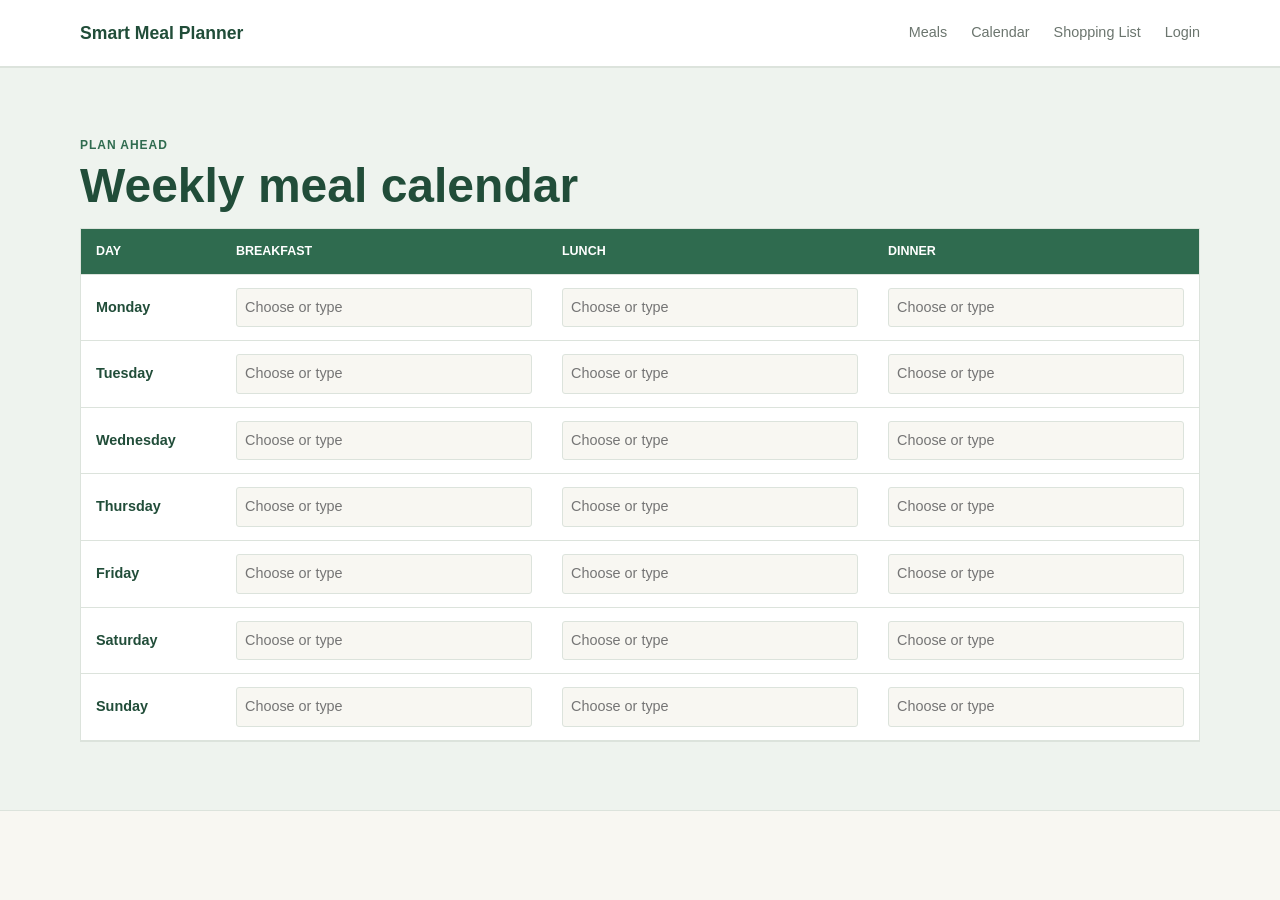
<file: calendar.html>
<!DOCTYPE html>
<html lang="en">
<head><meta charset="UTF-8"><meta name="viewport" content="width=device-width, initial-scale=1.0"><title>Calendar | Smart Meal Planner</title><link rel="stylesheet" href="style.css"></head>
<body><header class="site-header"><div class="container nav-wrap"><a class="brand" href="index.html">Smart Meal Planner</a><nav><a href="index.html#meals">Meals</a><a href="calendar.html">Calendar</a><a href="index.html#shopping">Shopping List</a><a href="login.html">Login</a></nav></div></header><main class="section alternate-section"><div class="container"><p class="eyebrow">Plan ahead</p><h1>Weekly meal calendar</h1><div class="table-wrap"><table><thead><tr><th>Day</th><th>Breakfast</th><th>Lunch</th><th>Dinner</th></tr></thead><tbody id="calendar-body"></tbody></table></div></div></main><script src="script.js"></script></body>
</html>
</file>
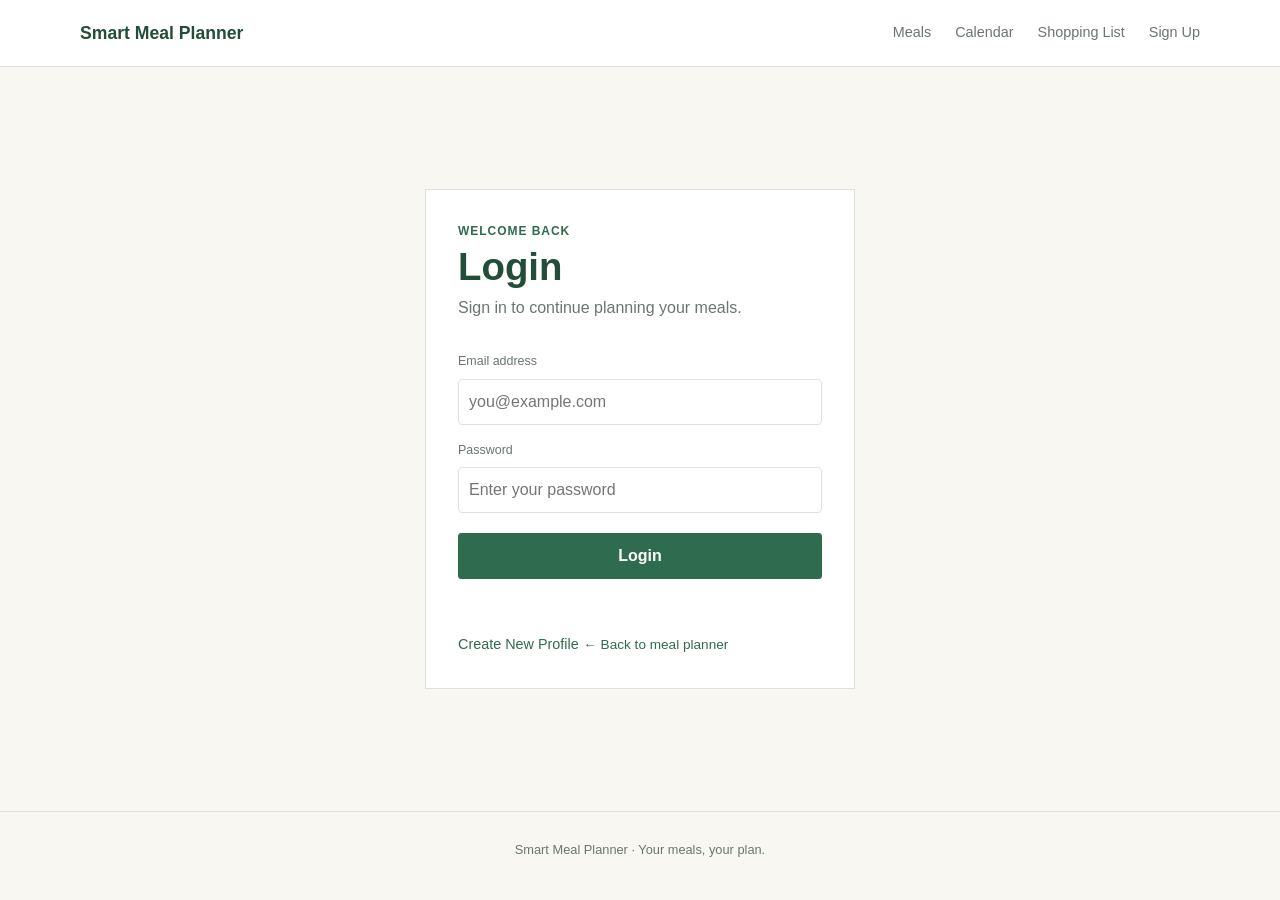
<file: login.html>
<!DOCTYPE html>
<html lang="en">
<head>
  <meta charset="UTF-8">
  <meta name="viewport" content="width=device-width, initial-scale=1.0">
  <title>Login | Smart Meal Planner</title>
  <link rel="stylesheet" href="style.css">
</head>
<body class="login-page">
  <header class="site-header">
    <div class="container nav-wrap">
      <a class="brand" href="index.html">Smart Meal Planner</a>
      <nav aria-label="Main navigation">
        <a href="index.html#meals">Meals</a>
        <a href="index.html#calendar">Calendar</a>
        <a href="index.html#shopping">Shopping List</a>
        <a href="signup.html">Sign Up</a>
      </nav>
    </div>
  </header>

  <main class="login-main">
    <section class="login-card" aria-labelledby="login-title">
      <p class="eyebrow">Welcome back</p>
      <h1 id="login-title">Login</h1>
      <p class="hero-text">Sign in to continue planning your meals.</p>
      <form id="login-form" class="login-form">
        <label for="email">Email address</label>
        <input id="email" name="email" type="email" placeholder="you@example.com" autocomplete="email" required>
        <label for="password">Password</label>
        <input id="password" name="password" type="password" placeholder="Enter your password" minlength="4" autocomplete="current-password" required>
        <button class="button primary-button" type="submit">Login</button>
      </form>
      <p id="login-message" class="login-message" role="alert"></p>
      <a class="profile-link" href="signup.html">Create New Profile</a>
      <a class="back-link" href="index.html">&larr; Back to meal planner</a>
    </section>
  </main>

  <footer class="site-footer"><p>Smart Meal Planner &middot; Your meals, your plan.</p></footer>
  <script src="login.js"></script>
</body>
</html>
</file>
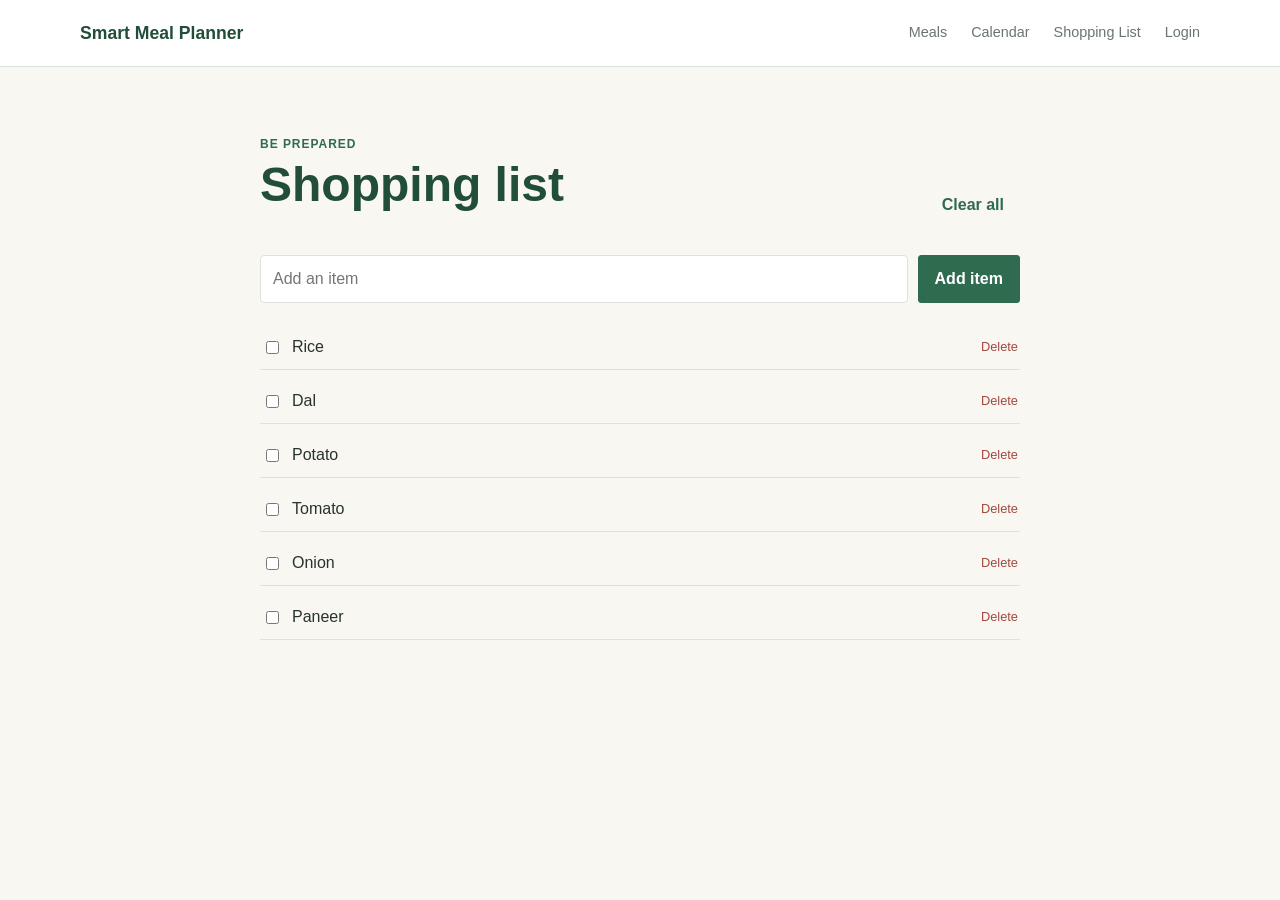
<file: shopping.html>
<!DOCTYPE html>
<html lang="en">
<head><meta charset="UTF-8"><meta name="viewport" content="width=device-width, initial-scale=1.0"><title>Shopping List | Smart Meal Planner</title><link rel="stylesheet" href="style.css"></head>
<body><header class="site-header"><div class="container nav-wrap"><a class="brand" href="index.html">Smart Meal Planner</a><nav><a href="index.html#meals">Meals</a><a href="index.html#calendar">Calendar</a><a href="shopping.html">Shopping List</a><a href="login.html">Login</a></nav></div></header><main class="section container shopping-section"><div class="section-heading"><div><p class="eyebrow">Be prepared</p><h1>Shopping list</h1></div><button id="clear-shopping" class="button text-button" type="button">Clear all</button></div><form id="shopping-form" class="shopping-form"><label class="sr-only" for="shopping-input">Item</label><input id="shopping-input" required placeholder="Add an item"><button class="button primary-button">Add item</button></form><ul id="shopping-list" class="shopping-list"></ul></main><script src="script.js"></script></body>
</html>
</file>
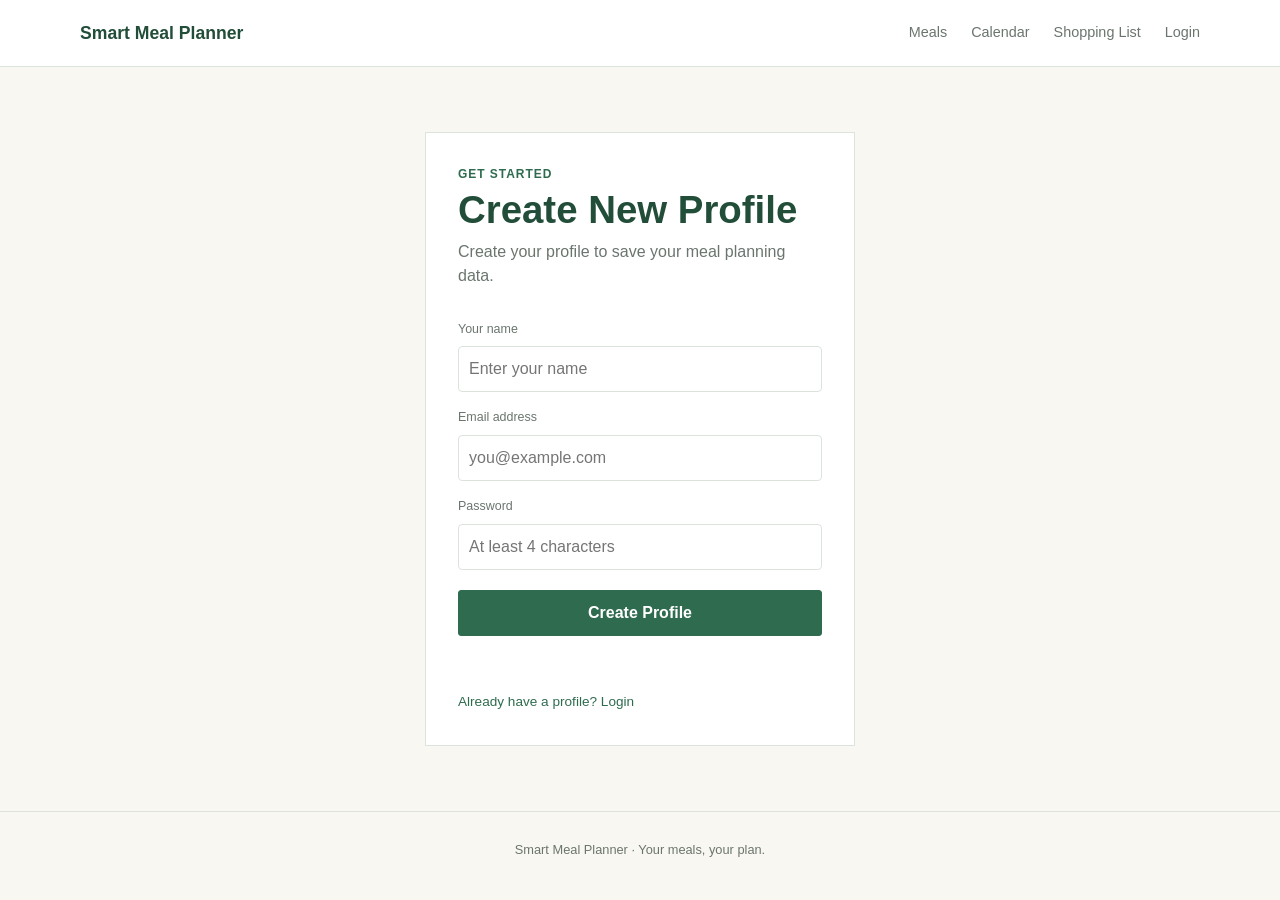
<file: signup.html>
<!DOCTYPE html>
<html lang="en">
<head>
  <meta charset="UTF-8">
  <meta name="viewport" content="width=device-width, initial-scale=1.0">
  <title>Sign Up | Smart Meal Planner</title>
  <link rel="stylesheet" href="style.css">
</head>
<body class="login-page">
  <header class="site-header">
    <div class="container nav-wrap">
      <a class="brand" href="index.html">Smart Meal Planner</a>
      <nav aria-label="Main navigation">
        <a href="index.html#meals">Meals</a>
        <a href="index.html#calendar">Calendar</a>
        <a href="index.html#shopping">Shopping List</a>
        <a href="login.html">Login</a>
      </nav>
    </div>
  </header>

  <main class="login-main">
    <section class="login-card" aria-labelledby="signup-title">
      <p class="eyebrow">Get started</p>
      <h1 id="signup-title">Create New Profile</h1>
      <p class="hero-text">Create your profile to save your meal planning data.</p>
      <form id="register-form" class="login-form">
        <label for="profile-name">Your name</label>
        <input id="profile-name" type="text" placeholder="Enter your name" required>
        <label for="profile-email">Email address</label>
        <input id="profile-email" type="email" placeholder="you@example.com" required>
        <label for="profile-password">Password</label>
        <input id="profile-password" type="password" placeholder="At least 4 characters" minlength="4" required>
        <button class="button primary-button" type="submit">Create Profile</button>
      </form>
      <p id="login-message" class="login-message" role="alert"></p>
      <a class="back-link" href="login.html">Already have a profile? Login</a>
    </section>
  </main>

  <footer class="site-footer"><p>Smart Meal Planner &middot; Your meals, your plan.</p></footer>
  <script src="script.js"></script>
</body>
</html>
</file>
<file: style.css>
/* One simple stylesheet for the planner and login page */
* { box-sizing: border-box; }
body { margin: 0; background: #f8f7f2; color: #27332c; font-family: Arial, sans-serif; line-height: 1.5; }
button, input, select { font: inherit; }
a { color: inherit; }
.container { width: 90%; max-width: 1120px; margin: 0 auto; }
.site-header { border-bottom: 1px solid #dce3dc; background: #fff; }
.nav-wrap { display: flex; min-height: 66px; align-items: center; justify-content: space-between; gap: 24px; }
.brand { color: #214d39; font-size: 1.1rem; font-weight: bold; text-decoration: none; }
nav { display: flex; gap: 24px; font-size: .9rem; }
nav a { color: #6b756e; text-decoration: none; }
nav a:hover { color: #2f6b4f; }
.button { border: 1px solid #2f6b4f; border-radius: 3px; cursor: pointer; padding: 10px 16px; font-weight: bold; }
.button:focus-visible, input:focus-visible, select:focus-visible, .category-button:focus-visible { outline: 3px solid #a7cfb1; outline-offset: 2px; }
.primary-button { background: #2f6b4f; color: #fff; }
.primary-button:hover { background: #214d39; }
.secondary-button { border-color: #dce3dc; background: #e6f1e8; color: #214d39; }
.text-button { border: 0; background: transparent; color: #2f6b4f; }
h1, h2, h3, p { margin-top: 0; }
h1, h2 { color: #214d39; }
h1 { max-width: 650px; margin-bottom: 18px; font-size: 3rem; line-height: 1; }
h2 { margin-bottom: 0; font-size: 2rem; line-height: 1.15; }
h3 { margin-bottom: 0; font-size: 1.3rem; }
.eyebrow { margin-bottom: 8px; color: #2f6b4f; font-size: .75rem; font-weight: bold; letter-spacing: .08em; text-transform: uppercase; }
.hero { padding: 55px 0 45px; }
.hero-text { max-width: 540px; margin-bottom: 28px; color: #6b756e; font-size: 1.12rem; }
.today-card { max-width: 500px; margin-top: 30px; border: 1px solid #dce3dc; background: #fff; padding: 28px; }
.today-card h2 { margin-bottom: 17px; }
.today-meals p { margin-bottom: 9px; border-bottom: 1px solid #dce3dc; padding-bottom: 8px; font-size: .93rem; }
.today-meals p:last-child { border-bottom: 0; }
.today-meals strong { display: inline-block; width: 78px; color: #2f6b4f; font-size: .75rem; text-transform: uppercase; }
.section { padding: 68px 0; }
.section-heading { display: flex; align-items: end; justify-content: space-between; gap: 20px; margin-bottom: 28px; }
.helper-text, .count { color: #6b756e; }
.helper-text { margin-bottom: 2px; font-size: .9rem; }
.category-bar { display: flex; align-items: center; flex-wrap: wrap; gap: 8px; margin-bottom: 38px; }
.category-label { margin-right: 4px; color: #6b756e; font-size: .8rem; font-weight: bold; text-transform: uppercase; }
.category-button { border: 1px solid #dce3dc; border-radius: 3px; background: #fff; color: #6b756e; cursor: pointer; padding: 7px 13px; font-size: .85rem; }
.category-button:hover, .category-button.active { border-color: #2f6b4f; background: #2f6b4f; color: #fff; }
.meal-groups { display: grid; gap: 40px; }
.group-heading { display: flex; align-items: center; gap: 12px; margin-bottom: 14px; }
.count { font-size: .78rem; }
.meal-grid { display: grid; grid-template-columns: repeat(3, 1fr); gap: 16px; }
.meal-card { display: flex; flex-direction: column; overflow: hidden; border: 1px solid #dce3dc; background: #fff; }
.meal-card img { width: 100%; height: 120px; object-fit: cover; background: #e6f1e8; }
.meal-content { display: flex; flex: 1; flex-direction: column; padding: 15px; }
.meal-content h4 { margin: 0 0 5px; font-size: 1.08rem; }
.category-tag { align-self: flex-start; margin-bottom: 13px; border-radius: 3px; background: #e6f1e8; color: #214d39; padding: 3px 7px; font-size: .72rem; }
.card-actions { display: flex; gap: 14px; margin-top: auto; }
.small-button { border: 0; background: transparent; color: #2f6b4f; cursor: pointer; padding: 0; font-size: .8rem; }
.small-button.delete { color: #a24940; }
.empty-message { margin: 0; border: 1px dashed #dce3dc; padding: 18px; color: #6b756e; }
.alternate-section { border-top: 1px solid #dce3dc; border-bottom: 1px solid #dce3dc; background: #eef3ee; }
.table-wrap { overflow-x: auto; border: 1px solid #dce3dc; background: #fff; }
table { width: 100%; min-width: 700px; border-collapse: collapse; }
th, td { border-bottom: 1px solid #dce3dc; padding: 13px 15px; text-align: left; font-size: .9rem; }
th { background: #2f6b4f; color: #fff; font-size: .78rem; text-transform: uppercase; }
td:first-child { width: 140px; color: #214d39; font-weight: bold; }
.calendar-input { width: 100%; min-width: 145px; border: 1px solid #dce3dc; border-radius: 3px; background: #f8f7f2; padding: 8px; }
.shopping-section { max-width: 760px; }
.shopping-form { display: flex; gap: 10px; margin-bottom: 22px; }
.shopping-form input { flex: 1; min-width: 0; border: 1px solid #dce3dc; border-radius: 4px; padding: 11px 12px; }
.shopping-list { display: grid; gap: 9px; margin: 0; padding: 0; list-style: none; }
.shopping-item { display: flex; align-items: center; gap: 10px; border-bottom: 1px solid #dce3dc; padding: 10px 2px; }
.shopping-item label { flex: 1; cursor: pointer; }
.shopping-item.completed label { color: #6b756e; text-decoration: line-through; }
.site-footer { border-top: 1px solid #dce3dc; padding: 28px 20px; color: #6b756e; text-align: center; font-size: .8rem; }
dialog { width: 90%; max-width: 440px; border: 0; border-radius: 3px; padding: 0; }
dialog::backdrop { background: rgba(39, 51, 44, .35); }
#meal-form { display: grid; gap: 8px; padding: 24px; }
#meal-form label, .login-form label { margin-top: 8px; color: #6b756e; font-size: .78rem; }
#meal-form input, #meal-form select, .login-form input { width: 100%; border: 1px solid #dce3dc; border-radius: 4px; padding: 10px; }
.dialog-heading { display: flex; align-items: center; justify-content: space-between; margin-bottom: 10px; }
.dialog-heading h2 { font-size: 1.5rem; }
.close-button { border: 0; background: transparent; color: #6b756e; cursor: pointer; font-size: 1.7rem; }
.dialog-actions { display: flex; justify-content: flex-end; gap: 10px; margin-top: 16px; }
.sr-only { position: absolute; width: 1px; height: 1px; overflow: hidden; clip: rect(0, 0, 0, 0); }
.login-page { min-height: 100vh; display: flex; flex-direction: column; }
.login-main { display: grid; flex: 1; place-items: center; padding: 56px 20px; }
.login-card { width: 100%; max-width: 430px; border: 1px solid #dce3dc; background: #fff; padding: 32px; }
.login-card h1 { margin-bottom: 10px; font-size: 2.4rem; }
.login-card .hero-text { margin-bottom: 24px; font-size: 1rem; }
.login-form { display: grid; gap: 8px; }
.login-form .primary-button { margin-top: 12px; }
.profile-link { display: inline-block; color: #2f6b4f; padding: 14px 0 0; font-size: .9rem; text-decoration: none; }
.profile-link:hover { text-decoration: underline; }
.login-message { min-height: 24px; margin: 12px 0 0; color: #a24940; font-size: .85rem; }
.back-link { display: inline-block; margin-top: 20px; color: #2f6b4f; font-size: .85rem; text-decoration: none; }
.back-link:hover { color: #214d39; text-decoration: underline; }
@media (max-width: 760px) { .container { width: 92%; } .nav-wrap { align-items: flex-start; flex-direction: column; padding: 16px 0; } nav { flex-wrap: wrap; gap: 14px; } h1 { font-size: 2.5rem; } .hero { padding: 40px 0 35px; } .section { padding: 48px 0; } .section-heading { align-items: flex-start; flex-direction: column; } .meal-grid { grid-template-columns: 1fr; } .shopping-form { align-items: stretch; flex-direction: column; } }
</file>
